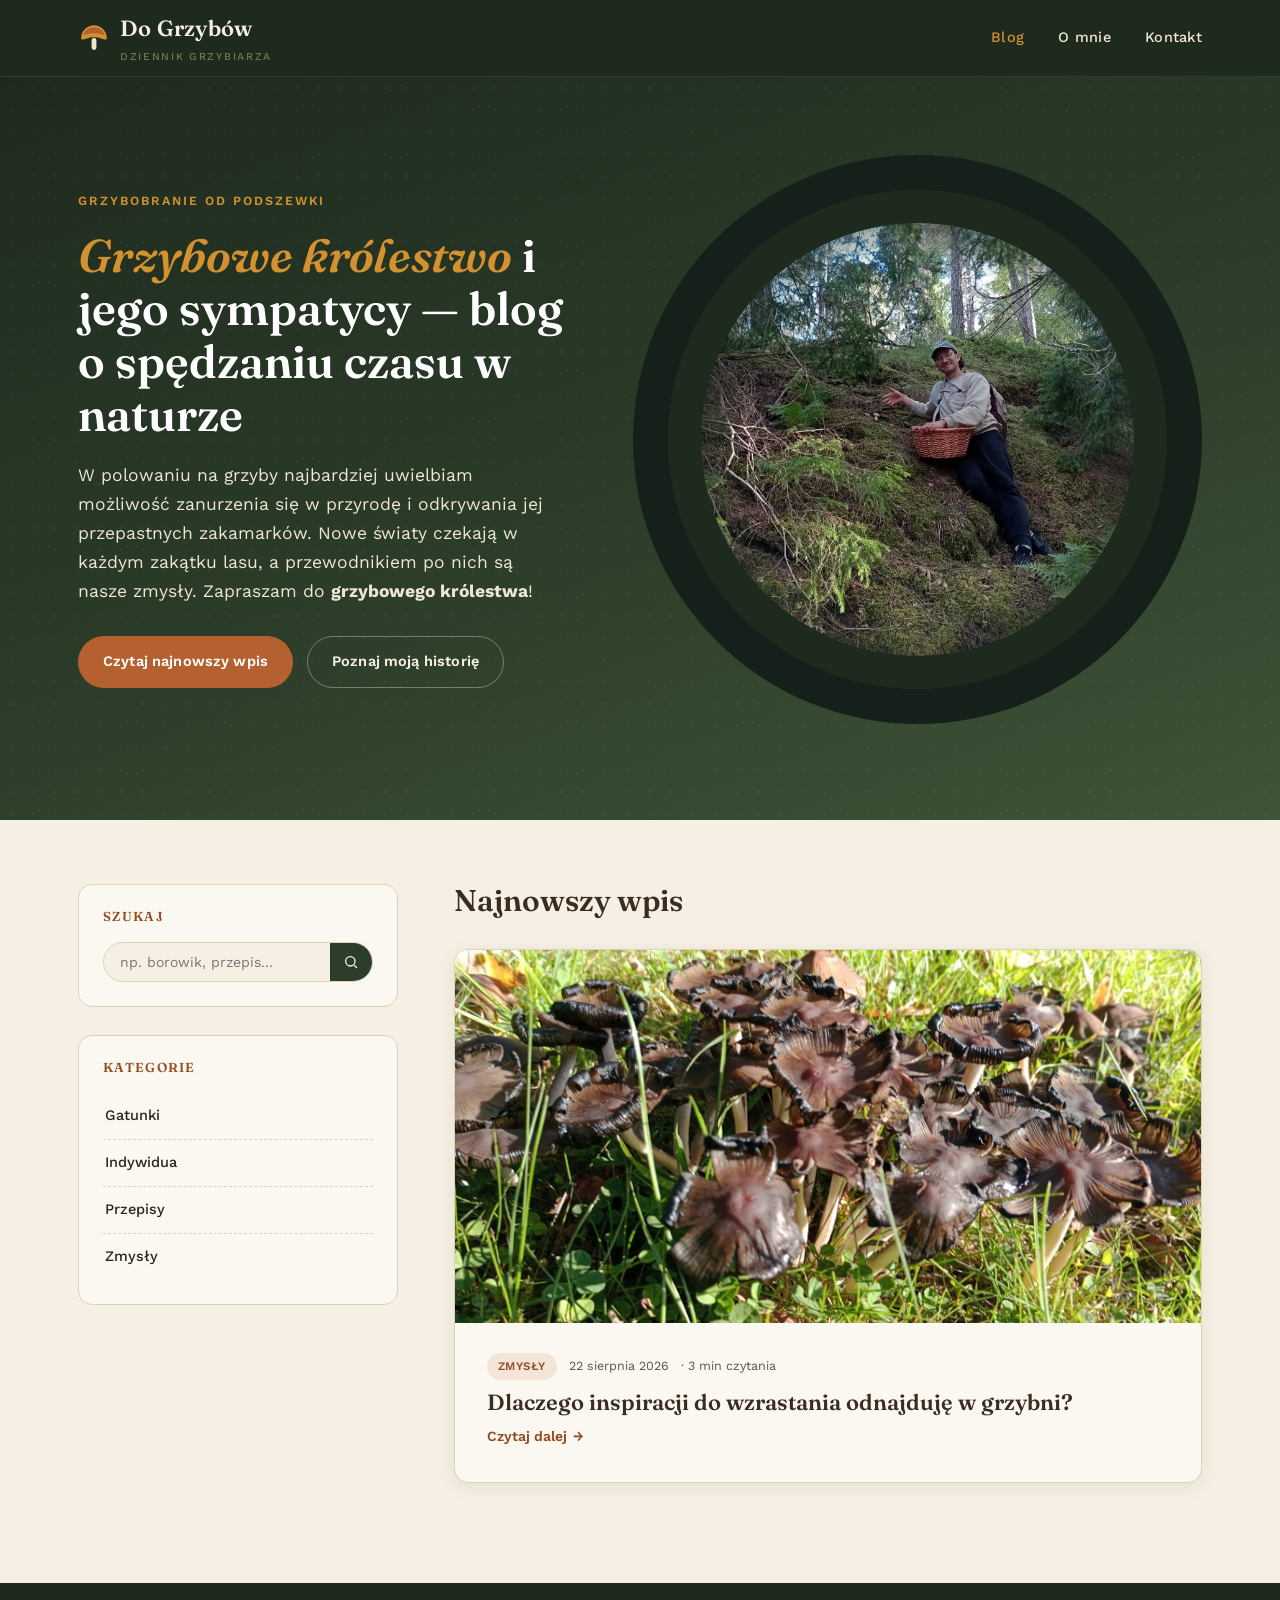
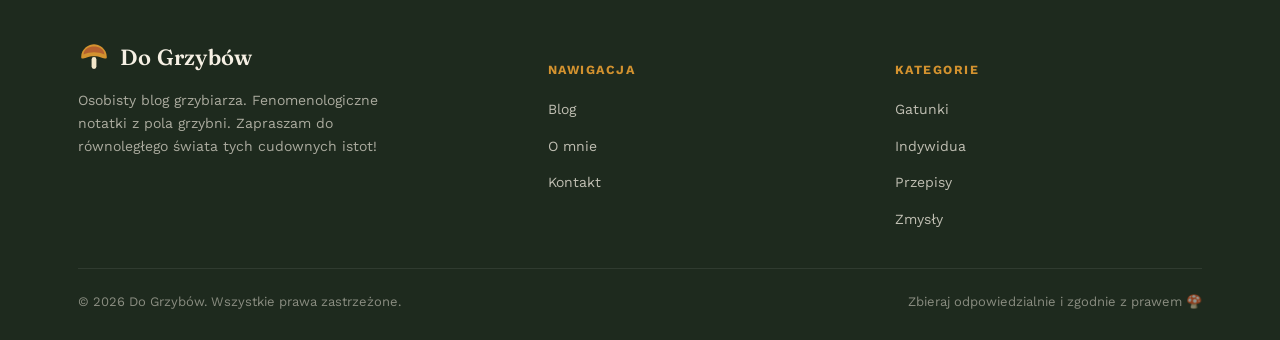
<file: index.html>
<!DOCTYPE html>
<html lang="pl">
<head>
<meta charset="UTF-8">
<meta name="viewport" content="width=device-width, initial-scale=1.0">
<title>Do Grzybów — blog o grzybobraniu</title>
<meta name="description" content="Blog o grzybobraniu: gatunki, miejsca, przepisy i praktyczne porady dla początkujących i doświadczonych grzybiarzy.">
<link rel="icon" href="data:image/svg+xml,<svg xmlns=%22http://www.w3.org/2000/svg%22 viewBox=%220 0 100 100%22><text y=%22.9em%22 font-size=%2290%22>🍄</text></svg>">
<link rel="preconnect" href="https://fonts.googleapis.com">
<link rel="preconnect" href="https://fonts.gstatic.com" crossorigin>
<link href="https://fonts.googleapis.com/css2?family=Fraunces:wght@500;600;700&family=Work+Sans:wght@400;500;600;700&display=swap" rel="stylesheet">
<link rel="stylesheet" href="css/style.css">
</head>
<body>

<header class="site-header">
  <div class="container">
    <a href="index.html" class="logo">
      <svg viewBox="0 0 40 40" fill="none" xmlns="http://www.w3.org/2000/svg">
        <rect x="17" y="20" width="6" height="15" rx="3" fill="#f2e6c9"/>
        <path d="M4 20C4 9 14 4 20 4C26 4 36 9 36 20C36 25 30 19 20 19C10 19 4 25 4 20Z" fill="#d3922f"/>
        <path d="M7 17C7 10 14 7 20 7C26 7 33 10 33 17C25 13 15 13 7 17Z" fill="#b5602f"/>
      </svg>
      <span>Do Grzybów<span class="sub">Dziennik grzybiarza</span></span>
    </a>
    <nav class="main-nav">
      <a href="index.html" class="active">Blog</a>
      <a href="o-mnie.html">O mnie</a>
      <a href="kontakt.html">Kontakt</a>
    </nav>
    <button class="nav-toggle" aria-label="Menu" aria-expanded="false">
      <span></span><span></span><span></span>
    </button>
  </div>
</header>

<section class="hero">
  <div class="container">
    <div class="hero-copy">
      <span class="hero-eyebrow">Grzybobranie od podszewki</span>
      <h1><em>Grzybowe królestwo</em> i jego sympatycy — blog o spędzaniu czasu w naturze</h1>
      <p class="lede">W polowaniu na grzyby najbardziej uwielbiam możliwość zanurzenia się w przyrodę i odkrywania jej przepastnych zakamarków. Nowe światy czekają w każdym zakątku lasu, a przewodnikiem po nich są nasze zmysły. Zapraszam do <strong>grzybowego królestwa</strong>!</p>
      <div class="hero-actions">
        <a href="#najnowsze" class="btn btn-primary">Czytaj najnowszy wpis</a>
        <a href="o-mnie.html" class="btn btn-ghost">Poznaj moją historię</a>
      </div>
    </div>
    <div class="hero-art">
      <img src="images/hero-grzybiarz.jpg" alt="Autor bloga z koszykiem podczas grzybobrania na mchu w lesie">
    </div>
  </div>
</section>

<main class="page-body">
  <div class="container">
    <div class="layout">

      <section id="najnowsze">
        <div class="section-heading">
          <h2>Najnowszy wpis</h2>
          <span class="count" data-empty-state style="display:none;">Brak wyników dla podanej frazy.</span>
        </div>

        <div class="post-list">

          <article class="post-card" data-post-card data-search="grzybnia inspiracja wzrastanie zmysły filozofia">
            <a href="posts/inspiracja-w-grzybni.html" class="thumb">
              <img src="images/thumb-grzybnia.jpg" alt="Kępka grzybów w trawie — widoczny fragment życia grzybni">
            </a>
            <div class="body">
              <div class="post-meta">
                <span class="tag">Zmysły</span>
                <span>22 sierpnia 2026</span>
                <span>· 3 min czytania</span>
              </div>
              <h3><a href="posts/inspiracja-w-grzybni.html">Dlaczego inspiracji do wzrastania odnajduję w grzybni?</a></h3>
              <a href="posts/inspiracja-w-grzybni.html" class="read-more">Czytaj dalej <span class="arrow">→</span></a>
            </div>
          </article>

        </div>
      </section>

      <aside class="sidebar">

        <div class="widget">
          <h4>Szukaj</h4>
          <form class="search-box" data-search-form>
            <input type="text" placeholder="np. borowik, przepis...">
            <button type="submit" aria-label="Szukaj">
              <svg width="16" height="16" viewBox="0 0 24 24" fill="none" stroke="currentColor" stroke-width="2"><circle cx="11" cy="11" r="7"/><line x1="21" y1="21" x2="16.65" y2="16.65"/></svg>
            </button>
          </form>
        </div>

        <div class="widget">
          <h4>Kategorie</h4>
          <ul class="cat-list">
            <li><a href="index.html">Gatunki</a></li>
            <li><a href="index.html">Indywidua</a></li>
            <li><a href="index.html">Przepisy</a></li>
            <li><a href="index.html">Zmysły</a></li>
          </ul>
        </div>

      </aside>
    </div>
  </div>
</main>

<footer class="site-footer">
  <div class="container">
    <div class="footer-grid">
      <div>
        <a href="index.html" class="logo">
          <svg viewBox="0 0 40 40" fill="none" xmlns="http://www.w3.org/2000/svg">
            <rect x="17" y="20" width="6" height="15" rx="3" fill="#f2e6c9"/>
            <path d="M4 20C4 9 14 4 20 4C26 4 36 9 36 20C36 25 30 19 20 19C10 19 4 25 4 20Z" fill="#d3922f"/>
            <path d="M7 17C7 10 14 7 20 7C26 7 33 10 33 17C25 13 15 13 7 17Z" fill="#b5602f"/>
          </svg>
          <span>Do Grzybów</span>
        </a>
        <p>Osobisty blog grzybiarza. Fenomenologiczne notatki z pola grzybni. Zapraszam do równoległego świata tych cudownych istot!</p>
      </div>
      <div class="footer-col">
        <h5>Nawigacja</h5>
        <ul>
          <li><a href="index.html">Blog</a></li>
          <li><a href="o-mnie.html">O mnie</a></li>
          <li><a href="kontakt.html">Kontakt</a></li>
        </ul>
      </div>
      <div class="footer-col">
        <h5>Kategorie</h5>
        <ul>
          <li><a href="index.html">Gatunki</a></li>
          <li><a href="index.html">Indywidua</a></li>
          <li><a href="index.html">Przepisy</a></li>
          <li><a href="index.html">Zmysły</a></li>
        </ul>
      </div>
    </div>
    <div class="footer-bottom">
      <span>© 2026 Do Grzybów. Wszystkie prawa zastrzeżone.</span>
      <span>Zbieraj odpowiedzialnie i zgodnie z prawem 🍄</span>
    </div>
  </div>
</footer>

<script src="js/main.js"></script>
</body>
</html>
</file>
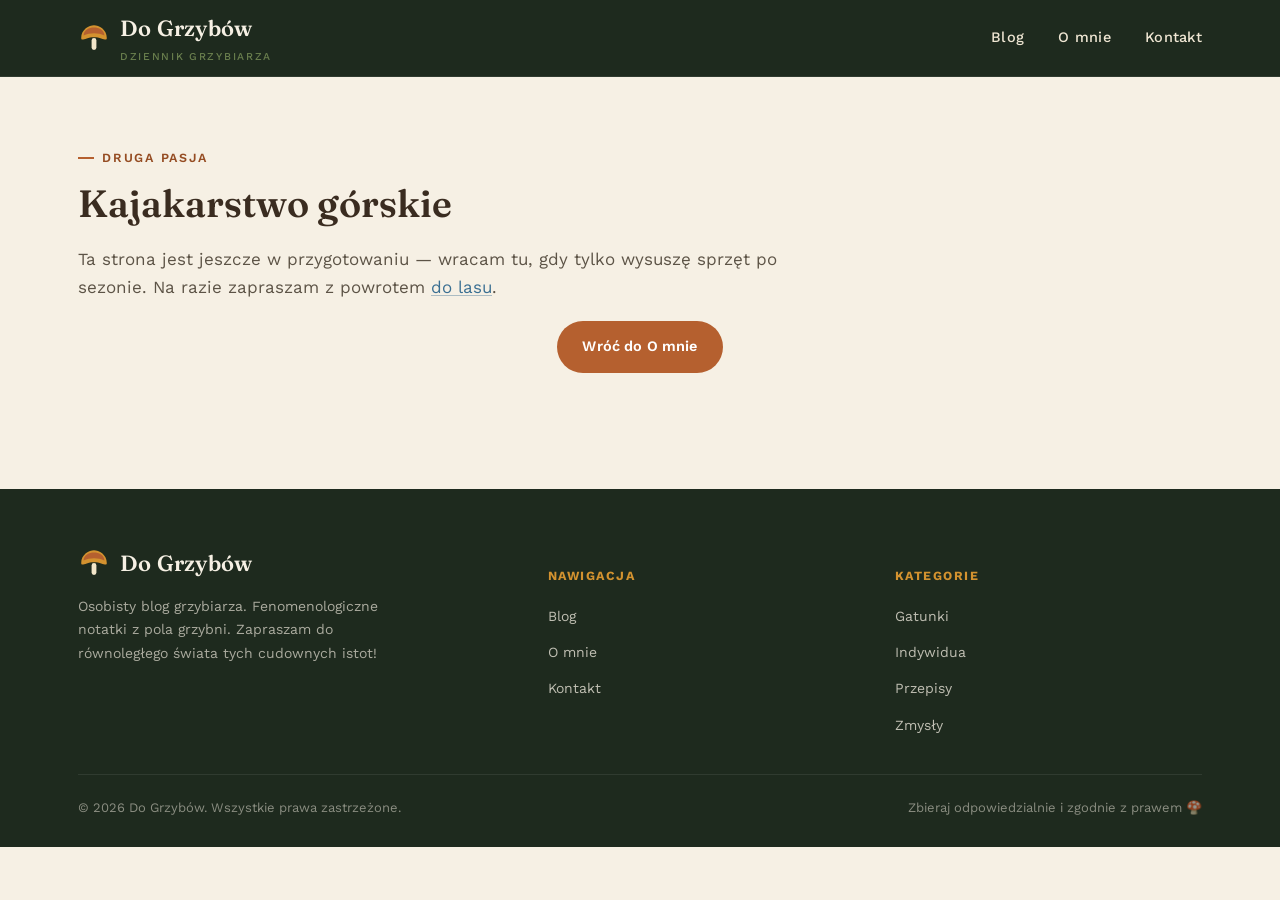
<file: kajakarstwo-gorskie.html>
<!DOCTYPE html>
<html lang="pl">
<head>
<meta charset="UTF-8">
<meta name="viewport" content="width=device-width, initial-scale=1.0">
<title>Kajakarstwo górskie — Do Grzybów</title>
<meta name="description" content="Druga pasja autora bloga Do Grzybów — kajakarstwo górskie. Strona w przygotowaniu.">
<link rel="icon" href="data:image/svg+xml,<svg xmlns=%22http://www.w3.org/2000/svg%22 viewBox=%220 0 100 100%22><text y=%22.9em%22 font-size=%2290%22>🍄</text></svg>">
<link rel="preconnect" href="https://fonts.googleapis.com">
<link rel="preconnect" href="https://fonts.gstatic.com" crossorigin>
<link href="https://fonts.googleapis.com/css2?family=Fraunces:wght@500;600;700&family=Work+Sans:wght@400;500;600;700&display=swap" rel="stylesheet">
<link rel="stylesheet" href="css/style.css">
</head>
<body>

<header class="site-header">
  <div class="container">
    <a href="index.html" class="logo">
      <svg viewBox="0 0 40 40" fill="none" xmlns="http://www.w3.org/2000/svg">
        <rect x="17" y="20" width="6" height="15" rx="3" fill="#f2e6c9"/>
        <path d="M4 20C4 9 14 4 20 4C26 4 36 9 36 20C36 25 30 19 20 19C10 19 4 25 4 20Z" fill="#d3922f"/>
        <path d="M7 17C7 10 14 7 20 7C26 7 33 10 33 17C25 13 15 13 7 17Z" fill="#b5602f"/>
      </svg>
      <span>Do Grzybów<span class="sub">Dziennik grzybiarza</span></span>
    </a>
    <nav class="main-nav">
      <a href="index.html">Blog</a>
      <a href="o-mnie.html">O mnie</a>
      <a href="kontakt.html">Kontakt</a>
    </nav>
    <button class="nav-toggle" aria-label="Menu" aria-expanded="false">
      <span></span><span></span><span></span>
    </button>
  </div>
</header>

<main class="page-body">
  <div class="container">
    <div class="page-intro">
      <span class="eyebrow">Druga pasja</span>
      <h1 style="margin-top:14px;">Kajakarstwo górskie</h1>
      <p class="lede">Ta strona jest jeszcze w przygotowaniu — wracam tu, gdy tylko wysuszę sprzęt po sezonie. Na razie zapraszam z powrotem <a href="o-mnie.html">do lasu</a>.</p>
    </div>

    <p style="text-align:center; margin-top:20px;">
      <a href="o-mnie.html" class="btn btn-primary">Wróć do O mnie</a>
    </p>
  </div>
</main>

<footer class="site-footer">
  <div class="container">
    <div class="footer-grid">
      <div>
        <a href="index.html" class="logo">
          <svg viewBox="0 0 40 40" fill="none" xmlns="http://www.w3.org/2000/svg">
            <rect x="17" y="20" width="6" height="15" rx="3" fill="#f2e6c9"/>
            <path d="M4 20C4 9 14 4 20 4C26 4 36 9 36 20C36 25 30 19 20 19C10 19 4 25 4 20Z" fill="#d3922f"/>
            <path d="M7 17C7 10 14 7 20 7C26 7 33 10 33 17C25 13 15 13 7 17Z" fill="#b5602f"/>
          </svg>
          <span>Do Grzybów</span>
        </a>
        <p>Osobisty blog grzybiarza. Fenomenologiczne notatki z pola grzybni. Zapraszam do równoległego świata tych cudownych istot!</p>
      </div>
      <div class="footer-col">
        <h5>Nawigacja</h5>
        <ul>
          <li><a href="index.html">Blog</a></li>
          <li><a href="o-mnie.html">O mnie</a></li>
          <li><a href="kontakt.html">Kontakt</a></li>
        </ul>
      </div>
      <div class="footer-col">
        <h5>Kategorie</h5>
        <ul>
          <li><a href="index.html">Gatunki</a></li>
          <li><a href="index.html">Indywidua</a></li>
          <li><a href="index.html">Przepisy</a></li>
          <li><a href="index.html">Zmysły</a></li>
        </ul>
      </div>
    </div>
    <div class="footer-bottom">
      <span>© 2026 Do Grzybów. Wszystkie prawa zastrzeżone.</span>
      <span>Zbieraj odpowiedzialnie i zgodnie z prawem 🍄</span>
    </div>
  </div>
</footer>

<script src="js/main.js"></script>
</body>
</html>
</file>
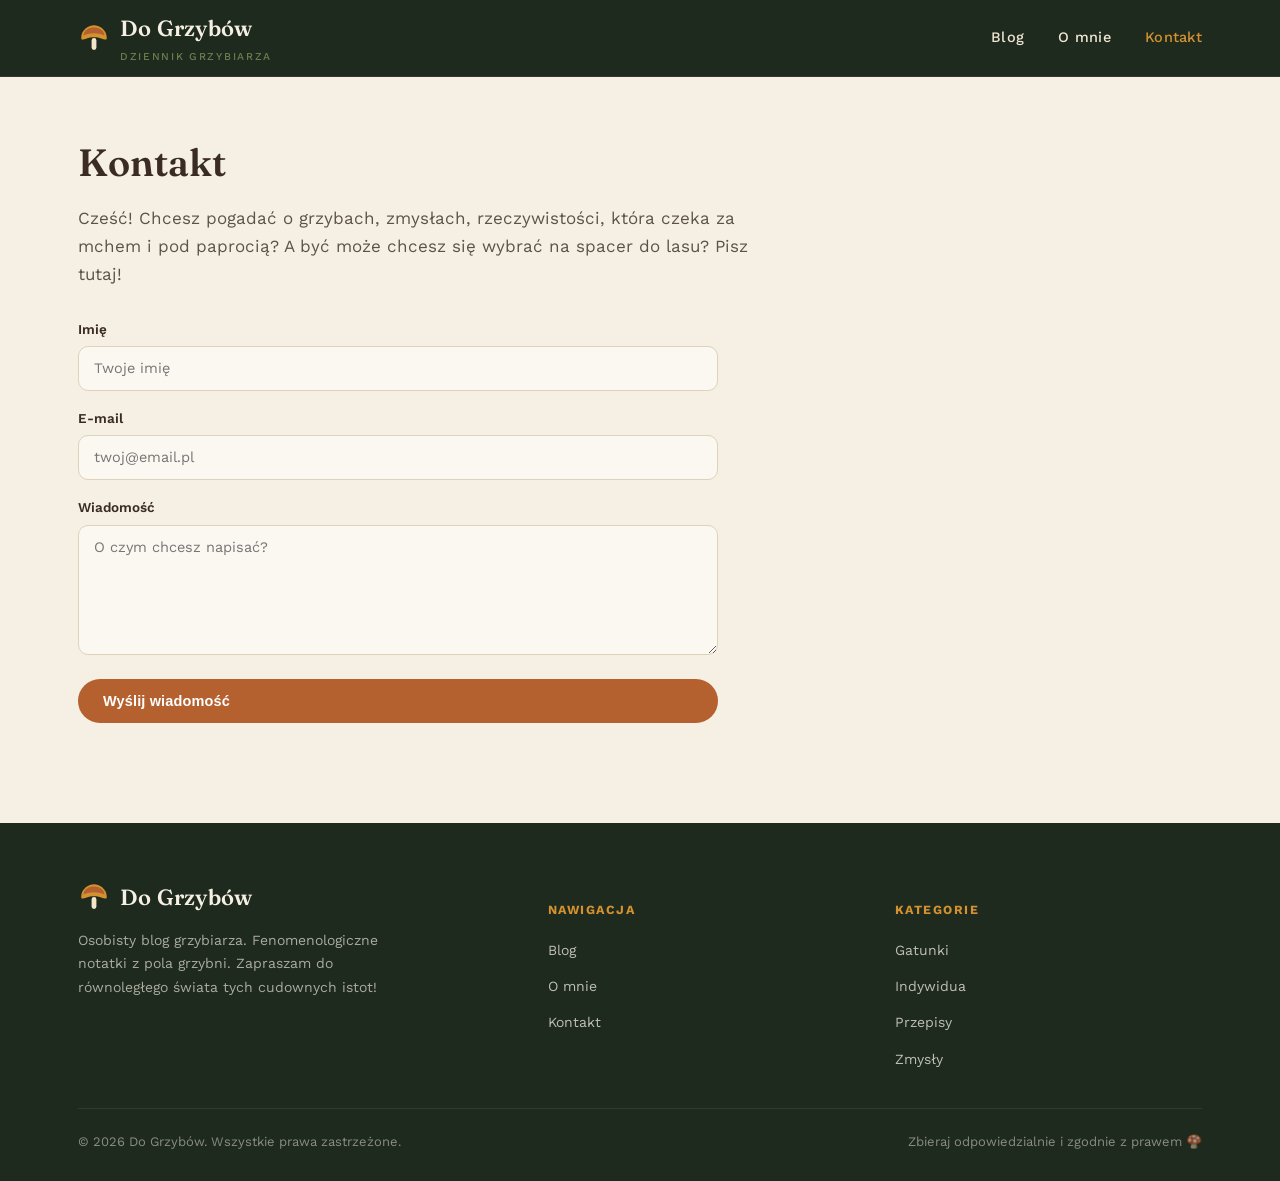
<file: kontakt.html>
<!DOCTYPE html>
<html lang="pl">
<head>
<meta charset="UTF-8">
<meta name="viewport" content="width=device-width, initial-scale=1.0">
<title>Kontakt — Do Grzybów</title>
<meta name="description" content="Napisz do Maksa — podziel się swoją miejscówką, pytaniem o gatunek albo historią z lasu.">
<link rel="icon" href="data:image/svg+xml,<svg xmlns=%22http://www.w3.org/2000/svg%22 viewBox=%220 0 100 100%22><text y=%22.9em%22 font-size=%2290%22>🍄</text></svg>">
<link rel="preconnect" href="https://fonts.googleapis.com">
<link rel="preconnect" href="https://fonts.gstatic.com" crossorigin>
<link href="https://fonts.googleapis.com/css2?family=Fraunces:wght@500;600;700&family=Work+Sans:wght@400;500;600;700&display=swap" rel="stylesheet">
<link rel="stylesheet" href="css/style.css">
</head>
<body>

<header class="site-header">
  <div class="container">
    <a href="index.html" class="logo">
      <svg viewBox="0 0 40 40" fill="none" xmlns="http://www.w3.org/2000/svg">
        <rect x="17" y="20" width="6" height="15" rx="3" fill="#f2e6c9"/>
        <path d="M4 20C4 9 14 4 20 4C26 4 36 9 36 20C36 25 30 19 20 19C10 19 4 25 4 20Z" fill="#d3922f"/>
        <path d="M7 17C7 10 14 7 20 7C26 7 33 10 33 17C25 13 15 13 7 17Z" fill="#b5602f"/>
      </svg>
      <span>Do Grzybów<span class="sub">Dziennik grzybiarza</span></span>
    </a>
    <nav class="main-nav">
      <a href="index.html">Blog</a>
      <a href="o-mnie.html">O mnie</a>
      <a href="kontakt.html" class="active">Kontakt</a>
    </nav>
    <button class="nav-toggle" aria-label="Menu" aria-expanded="false">
      <span></span><span></span><span></span>
    </button>
  </div>
</header>

<main class="page-body">
  <div class="container">

    <div class="page-intro">
      <h1>Kontakt</h1>
      <p class="lede">Cześć! Chcesz pogadać o grzybach, zmysłach, rzeczywistości, która czeka za mchem i pod paprocią? A być może chcesz się wybrać na spacer do lasu? Pisz tutaj!</p>
    </div>

    <section class="contact-grid">
      <form class="contact-form">
        <div>
          <label for="imie">Imię</label>
          <input type="text" id="imie" name="imie" placeholder="Twoje imię" required>
        </div>
        <div>
          <label for="email">E-mail</label>
          <input type="email" id="email" name="email" placeholder="twoj@email.pl" required>
        </div>
        <div>
          <label for="wiadomosc">Wiadomość</label>
          <textarea id="wiadomosc" name="wiadomosc" placeholder="O czym chcesz napisać?" required></textarea>
        </div>
        <button class="btn btn-primary" type="submit">Wyślij wiadomość</button>
      </form>
    </section>

  </div>
</main>

<footer class="site-footer">
  <div class="container">
    <div class="footer-grid">
      <div>
        <a href="index.html" class="logo">
          <svg viewBox="0 0 40 40" fill="none" xmlns="http://www.w3.org/2000/svg">
            <rect x="17" y="20" width="6" height="15" rx="3" fill="#f2e6c9"/>
            <path d="M4 20C4 9 14 4 20 4C26 4 36 9 36 20C36 25 30 19 20 19C10 19 4 25 4 20Z" fill="#d3922f"/>
            <path d="M7 17C7 10 14 7 20 7C26 7 33 10 33 17C25 13 15 13 7 17Z" fill="#b5602f"/>
          </svg>
          <span>Do Grzybów</span>
        </a>
        <p>Osobisty blog grzybiarza. Fenomenologiczne notatki z pola grzybni. Zapraszam do równoległego świata tych cudownych istot!</p>
      </div>
      <div class="footer-col">
        <h5>Nawigacja</h5>
        <ul>
          <li><a href="index.html">Blog</a></li>
          <li><a href="o-mnie.html">O mnie</a></li>
          <li><a href="kontakt.html">Kontakt</a></li>
        </ul>
      </div>
      <div class="footer-col">
        <h5>Kategorie</h5>
        <ul>
          <li><a href="index.html">Gatunki</a></li>
          <li><a href="index.html">Indywidua</a></li>
          <li><a href="index.html">Przepisy</a></li>
          <li><a href="index.html">Zmysły</a></li>
        </ul>
      </div>
    </div>
    <div class="footer-bottom">
      <span>© 2026 Do Grzybów. Wszystkie prawa zastrzeżone.</span>
      <span>Zbieraj odpowiedzialnie i zgodnie z prawem 🍄</span>
    </div>
  </div>
</footer>

<script src="js/main.js"></script>
</body>
</html>
</file>
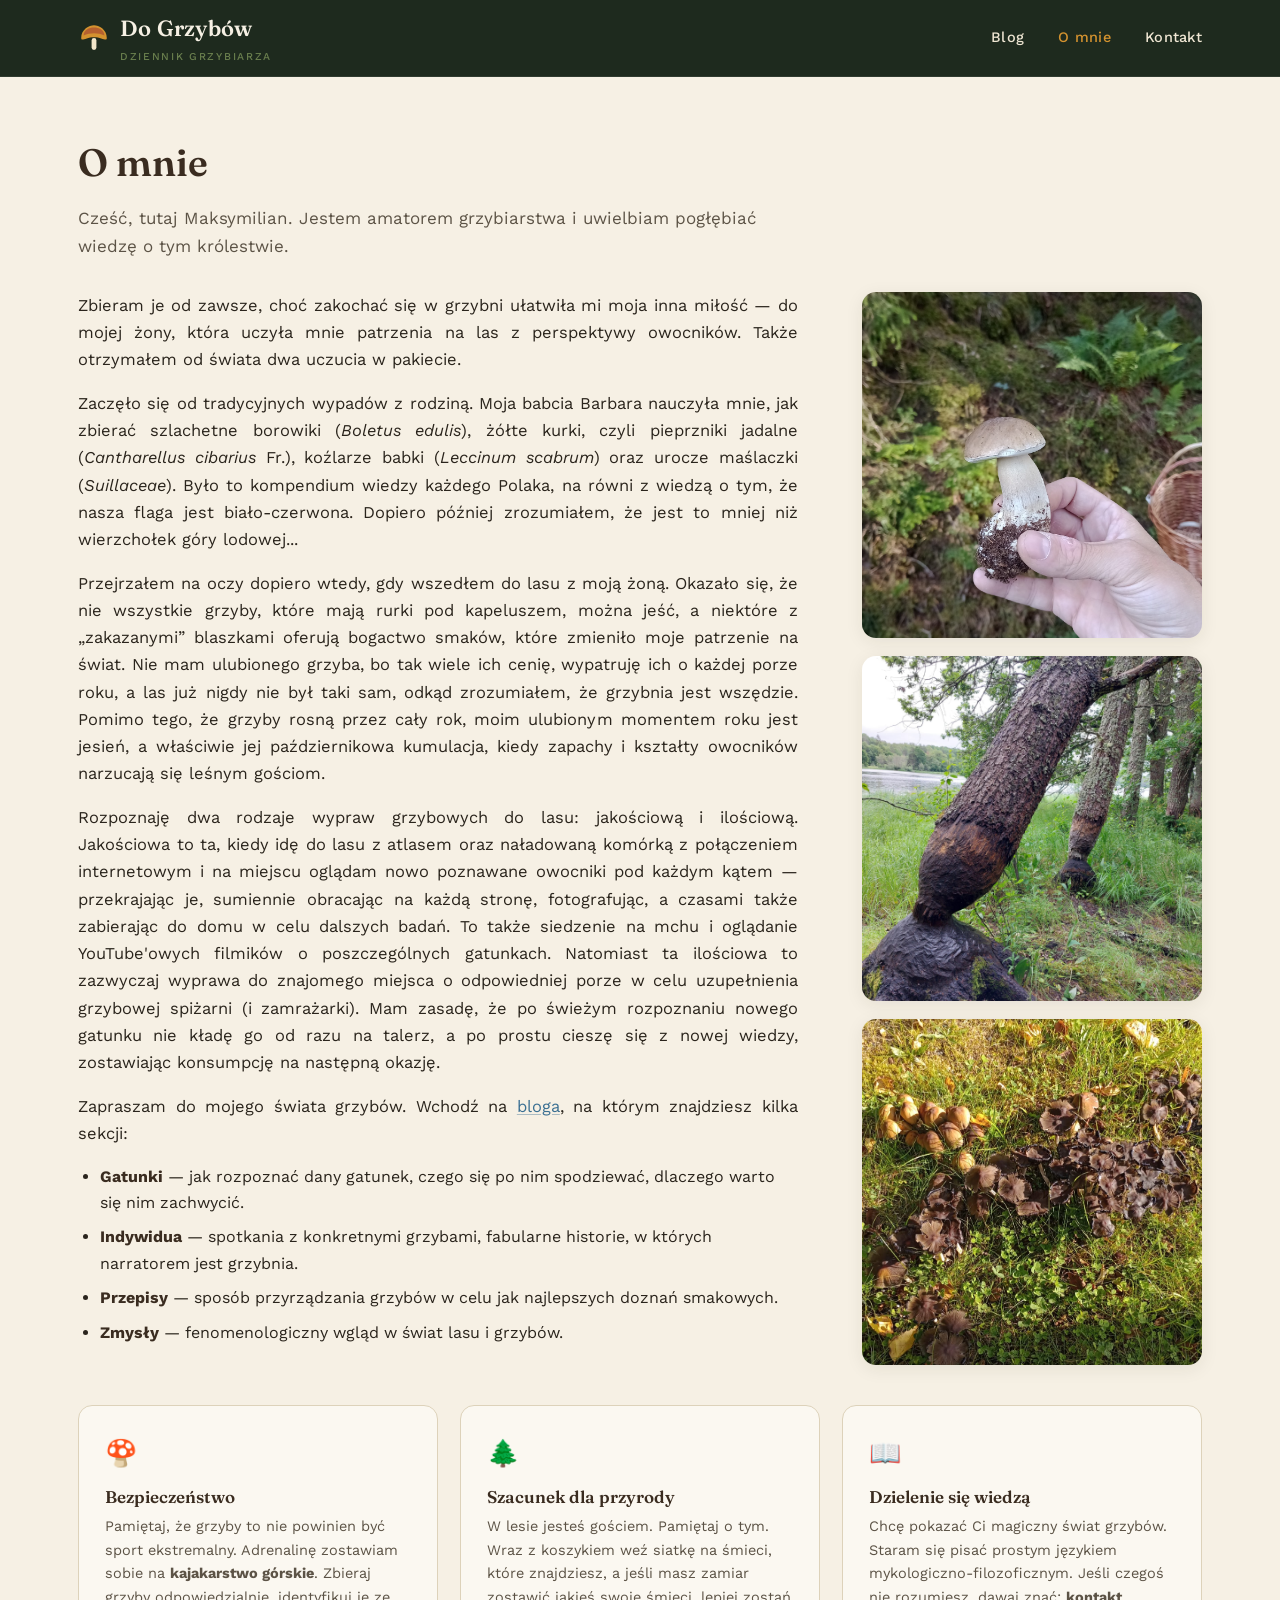
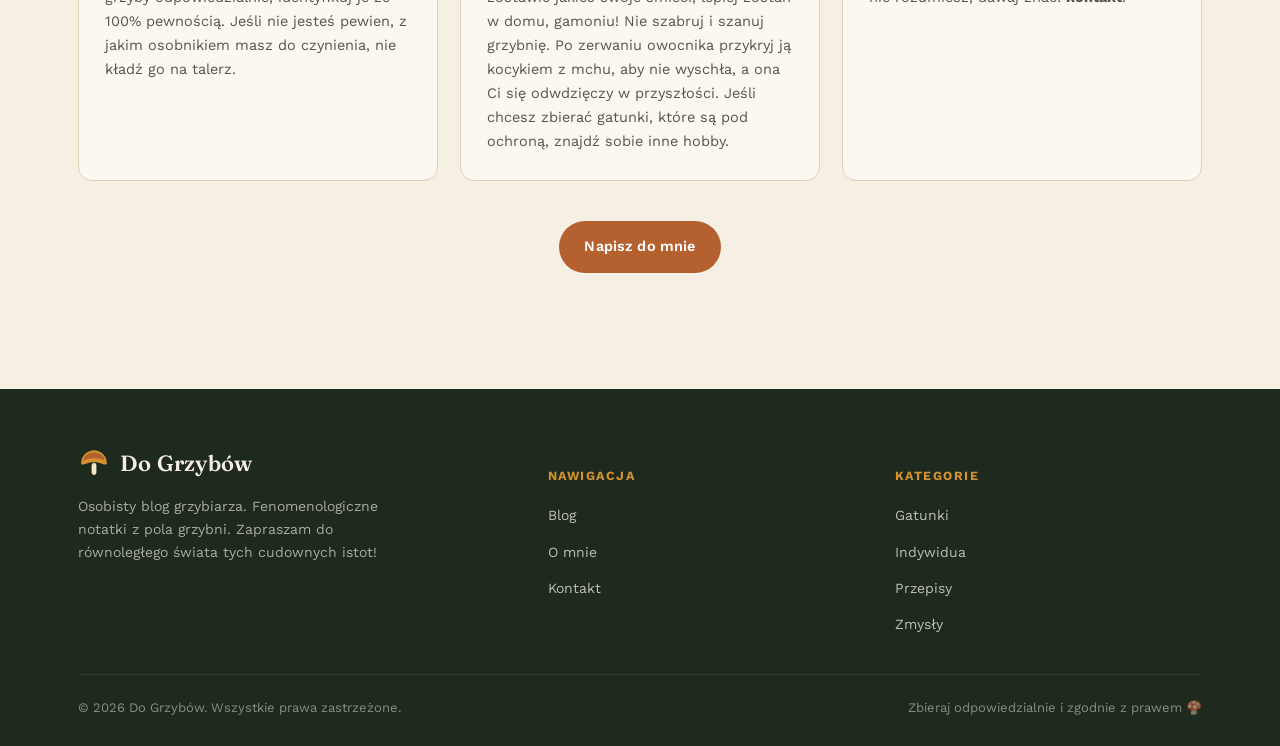
<file: o-mnie.html>
<!DOCTYPE html>
<html lang="pl">
<head>
<meta charset="UTF-8">
<meta name="viewport" content="width=device-width, initial-scale=1.0">
<title>O mnie — Do Grzybów</title>
<meta name="description" content="Poznaj Maksa — autora bloga Do Grzybów, grzybiarza-samouka od dziesięciu sezonów chodzącego po polskich lasach.">
<link rel="icon" href="data:image/svg+xml,<svg xmlns=%22http://www.w3.org/2000/svg%22 viewBox=%220 0 100 100%22><text y=%22.9em%22 font-size=%2290%22>🍄</text></svg>">
<link rel="preconnect" href="https://fonts.googleapis.com">
<link rel="preconnect" href="https://fonts.gstatic.com" crossorigin>
<link href="https://fonts.googleapis.com/css2?family=Fraunces:wght@500;600;700&family=Work+Sans:wght@400;500;600;700&display=swap" rel="stylesheet">
<link rel="stylesheet" href="css/style.css">
</head>
<body>

<header class="site-header">
  <div class="container">
    <a href="index.html" class="logo">
      <svg viewBox="0 0 40 40" fill="none" xmlns="http://www.w3.org/2000/svg">
        <rect x="17" y="20" width="6" height="15" rx="3" fill="#f2e6c9"/>
        <path d="M4 20C4 9 14 4 20 4C26 4 36 9 36 20C36 25 30 19 20 19C10 19 4 25 4 20Z" fill="#d3922f"/>
        <path d="M7 17C7 10 14 7 20 7C26 7 33 10 33 17C25 13 15 13 7 17Z" fill="#b5602f"/>
      </svg>
      <span>Do Grzybów<span class="sub">Dziennik grzybiarza</span></span>
    </a>
    <nav class="main-nav">
      <a href="index.html">Blog</a>
      <a href="o-mnie.html" class="active">O mnie</a>
      <a href="kontakt.html">Kontakt</a>
    </nav>
    <button class="nav-toggle" aria-label="Menu" aria-expanded="false">
      <span></span><span></span><span></span>
    </button>
  </div>
</header>

<main class="page-body">
  <div class="container">

    <div class="page-intro">
      <h1>O mnie</h1>
      <p class="lede">Cześć, tutaj Maksymilian. Jestem amatorem grzybiarstwa i uwielbiam pogłębiać wiedzę o tym królestwie.</p>
    </div>

    <section class="about-grid">
      <article class="post-content about-text">
      <p>Zbieram je od zawsze, choć zakochać się w grzybni ułatwiła mi moja inna miłość — do mojej żony, która uczyła mnie patrzenia na las z perspektywy owocników. Także otrzymałem od świata dwa uczucia w pakiecie.</p>

      <p>Zaczęło się od tradycyjnych wypadów z rodziną. Moja babcia Barbara nauczyła mnie, jak zbierać szlachetne borowiki (<em>Boletus edulis</em>), żółte kurki, czyli pieprzniki jadalne (<em>Cantharellus cibarius</em> Fr.), koźlarze babki (<em>Leccinum scabrum</em>) oraz urocze maślaczki (<em>Suillaceae</em>). Było to kompendium wiedzy każdego Polaka, na równi z wiedzą o tym, że nasza flaga jest biało-czerwona. Dopiero później zrozumiałem, że jest to mniej niż wierzchołek góry lodowej...</p>

      <p>Przejrzałem na oczy dopiero wtedy, gdy wszedłem do lasu z moją żoną. Okazało się, że nie wszystkie grzyby, które mają rurki pod kapeluszem, można jeść, a niektóre z „zakazanymi” blaszkami oferują bogactwo smaków, które zmieniło moje patrzenie na świat. Nie mam ulubionego grzyba, bo tak wiele ich cenię, wypatruję ich o każdej porze roku, a las już nigdy nie był taki sam, odkąd zrozumiałem, że grzybnia jest wszędzie. Pomimo tego, że grzyby rosną przez cały rok, moim ulubionym momentem roku jest jesień, a właściwie jej październikowa kumulacja, kiedy zapachy i kształty owocników narzucają się leśnym gościom.</p>

      <p>Rozpoznaję dwa rodzaje wypraw grzybowych do lasu: jakościową i ilościową. Jakościowa to ta, kiedy idę do lasu z atlasem oraz naładowaną komórką z połączeniem internetowym i na miejscu oglądam nowo poznawane owocniki pod każdym kątem — przekrajając je, sumiennie obracając na każdą stronę, fotografując, a czasami także zabierając do domu w celu dalszych badań. To także siedzenie na mchu i oglądanie YouTube'owych filmików o poszczególnych gatunkach. Natomiast ta ilościowa to zazwyczaj wyprawa do znajomego miejsca o odpowiedniej porze w celu uzupełnienia grzybowej spiżarni (i zamrażarki). Mam zasadę, że po świeżym rozpoznaniu nowego gatunku nie kładę go od razu na talerz, a po prostu cieszę się z nowej wiedzy, zostawiając konsumpcję na następną okazję.</p>

      <p>Zapraszam do mojego świata grzybów. Wchodź na <a href="index.html">bloga</a>, na którym znajdziesz kilka sekcji:</p>

      <ul>
        <li><strong>Gatunki</strong> — jak rozpoznać dany gatunek, czego się po nim spodziewać, dlaczego warto się nim zachwycić.</li>
        <li><strong>Indywidua</strong> — spotkania z konkretnymi grzybami, fabularne historie, w których narratorem jest grzybnia.</li>
        <li><strong>Przepisy</strong> — sposób przyrządzania grzybów w celu jak najlepszych doznań smakowych.</li>
        <li><strong>Zmysły</strong> — fenomenologiczny wgląd w świat lasu i grzybów.</li>
      </ul>
      </article>

      <div class="art">
        <img src="images/about-bg.jpg" alt="Borowik trzymany w dłoni podczas grzybobrania">
        <img src="images/about-side-2.jpg" alt="Drzewo nadgryzione przez bobra nad jeziorem">
        <img src="images/about-side-3.jpg" alt="Grzyby rosnące w skupiskach, widok z góry">
      </div>
    </section>

    <section class="value-grid">
      <div class="value-card">
        <span class="icon">🍄</span>
        <h4>Bezpieczeństwo</h4>
        <p>Pamiętaj, że grzyby to nie powinien być sport ekstremalny. Adrenalinę zostawiam sobie na <a href="kajakarstwo-gorskie.html">kajakarstwo górskie</a>. Zbieraj grzyby odpowiedzialnie, identyfikuj je ze 100% pewnością. Jeśli nie jesteś pewien, z jakim osobnikiem masz do czynienia, nie kładź go na talerz.</p>
      </div>
      <div class="value-card">
        <span class="icon">🌲</span>
        <h4>Szacunek dla przyrody</h4>
        <p>W lesie jesteś gościem. Pamiętaj o tym. Wraz z koszykiem weź siatkę na śmieci, które znajdziesz, a jeśli masz zamiar zostawić jakieś swoje śmieci, lepiej zostań w domu, gamoniu! Nie szabruj i szanuj grzybnię. Po zerwaniu owocnika przykryj ją kocykiem z mchu, aby nie wyschła, a ona Ci się odwdzięczy w przyszłości. Jeśli chcesz zbierać gatunki, które są pod ochroną, znajdź sobie inne hobby.</p>
      </div>
      <div class="value-card">
        <span class="icon">📖</span>
        <h4>Dzielenie się wiedzą</h4>
        <p>Chcę pokazać Ci magiczny świat grzybów. Staram się pisać prostym językiem mykologiczno-filozoficznym. Jeśli czegoś nie rozumiesz, dawaj znać: <a href="kontakt.html">kontakt</a>.</p>
      </div>
    </section>

    <p style="text-align:center; margin-top:20px;">
      <a href="kontakt.html" class="btn btn-primary">Napisz do mnie</a>
    </p>

  </div>
</main>

<footer class="site-footer">
  <div class="container">
    <div class="footer-grid">
      <div>
        <a href="index.html" class="logo">
          <svg viewBox="0 0 40 40" fill="none" xmlns="http://www.w3.org/2000/svg">
            <rect x="17" y="20" width="6" height="15" rx="3" fill="#f2e6c9"/>
            <path d="M4 20C4 9 14 4 20 4C26 4 36 9 36 20C36 25 30 19 20 19C10 19 4 25 4 20Z" fill="#d3922f"/>
            <path d="M7 17C7 10 14 7 20 7C26 7 33 10 33 17C25 13 15 13 7 17Z" fill="#b5602f"/>
          </svg>
          <span>Do Grzybów</span>
        </a>
        <p>Osobisty blog grzybiarza. Fenomenologiczne notatki z pola grzybni. Zapraszam do równoległego świata tych cudownych istot!</p>
      </div>
      <div class="footer-col">
        <h5>Nawigacja</h5>
        <ul>
          <li><a href="index.html">Blog</a></li>
          <li><a href="o-mnie.html">O mnie</a></li>
          <li><a href="kontakt.html">Kontakt</a></li>
        </ul>
      </div>
      <div class="footer-col">
        <h5>Kategorie</h5>
        <ul>
          <li><a href="index.html">Gatunki</a></li>
          <li><a href="index.html">Indywidua</a></li>
          <li><a href="index.html">Przepisy</a></li>
          <li><a href="index.html">Zmysły</a></li>
        </ul>
      </div>
    </div>
    <div class="footer-bottom">
      <span>© 2026 Do Grzybów. Wszystkie prawa zastrzeżone.</span>
      <span>Zbieraj odpowiedzialnie i zgodnie z prawem 🍄</span>
    </div>
  </div>
</footer>

<script src="js/main.js"></script>
</body>
</html>
</file>
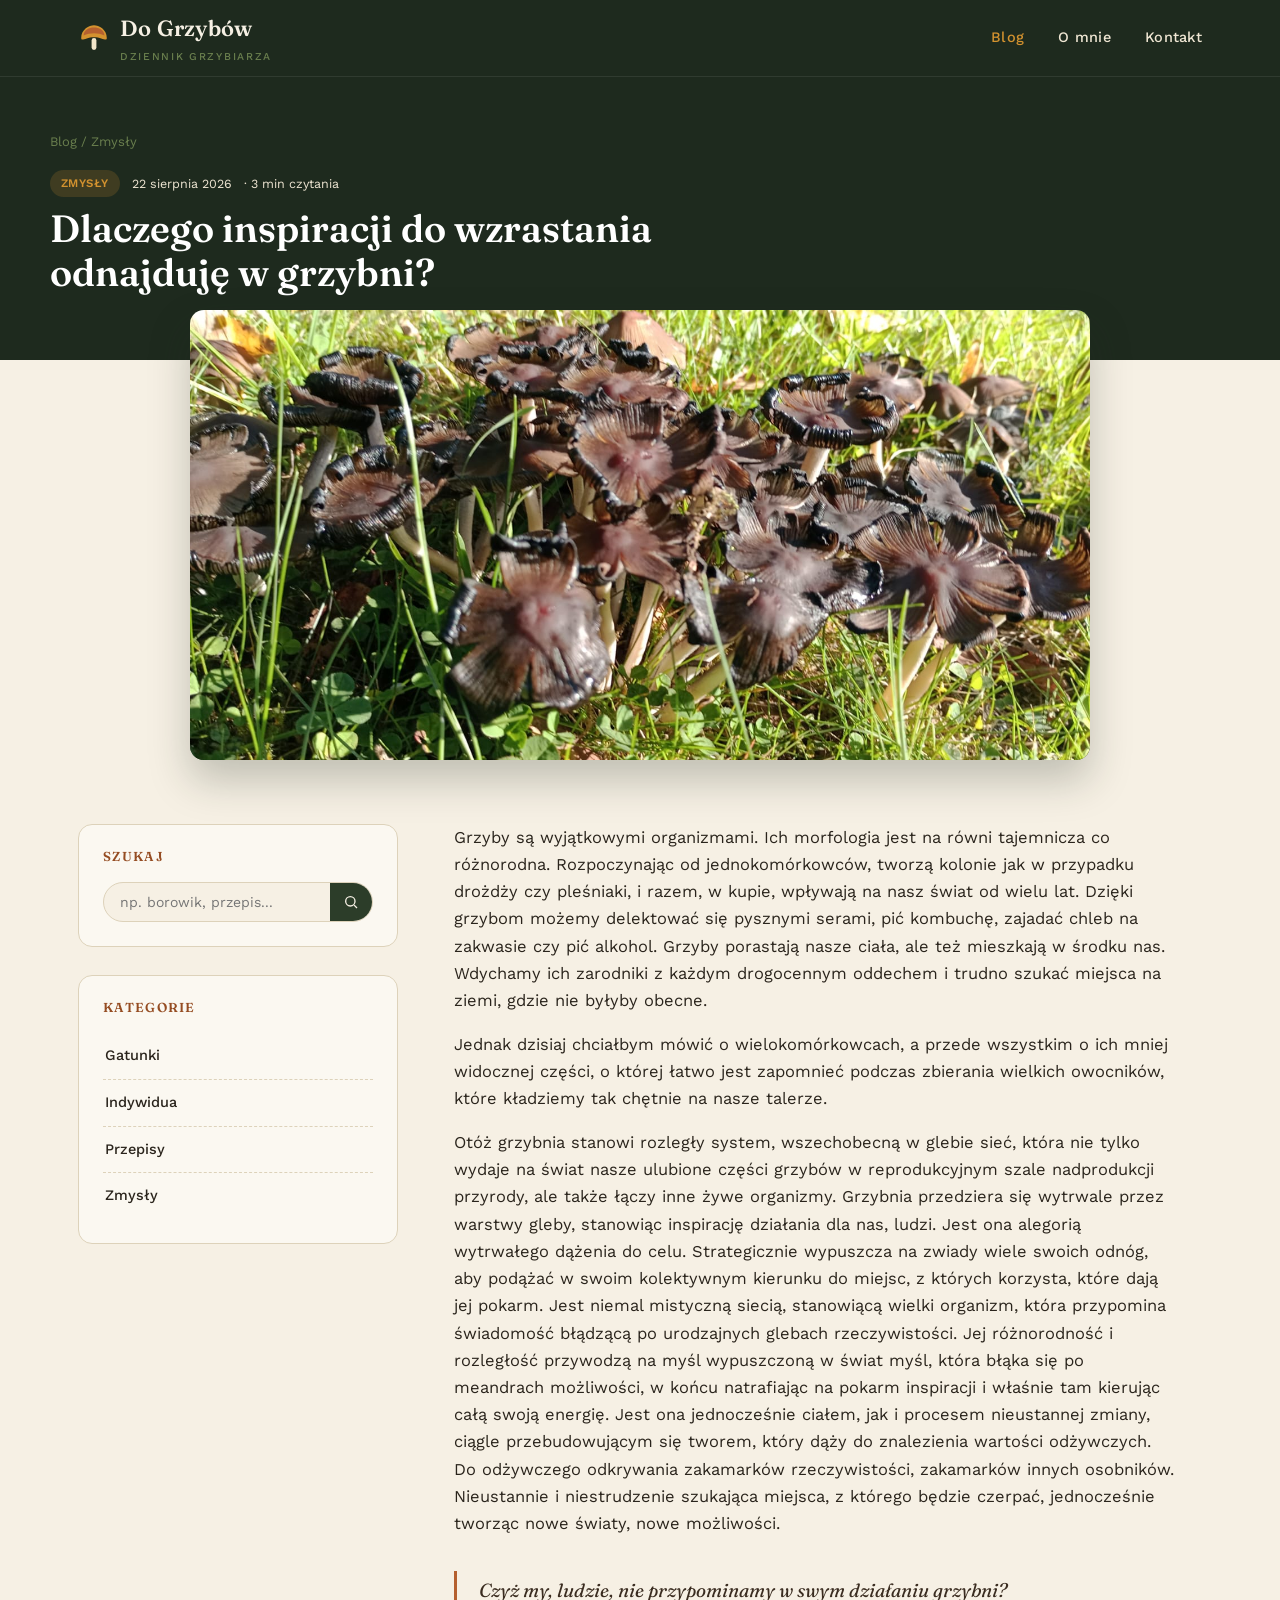
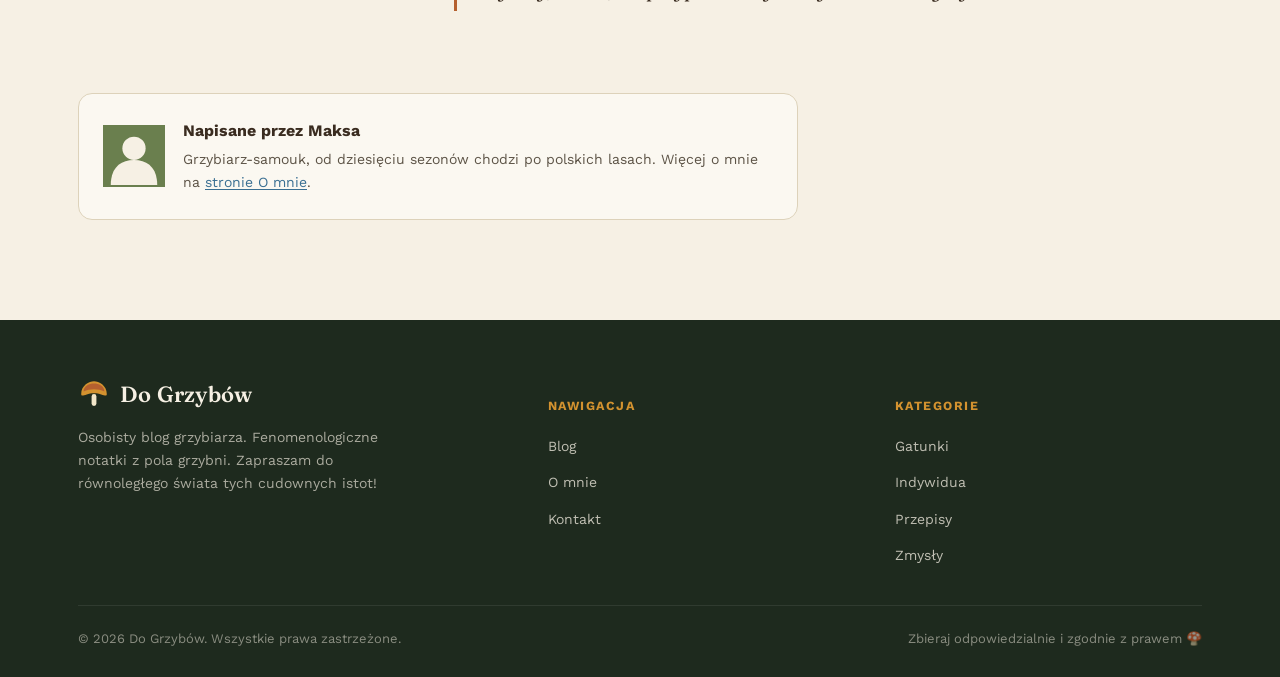
<file: posts/inspiracja-w-grzybni.html>
<!DOCTYPE html>
<html lang="pl">
<head>
<meta charset="UTF-8">
<meta name="viewport" content="width=device-width, initial-scale=1.0">
<title>Dlaczego inspirację do wzrastania odnajduję w grzybni? — Do Grzybów</title>
<meta name="description" content="Fenomenologiczna refleksja o grzybni jako alegorii ludzkiego dążenia — rozległej sieci, która nieustannie szuka, łączy i tworzy nowe możliwości.">
<link rel="icon" href="data:image/svg+xml,<svg xmlns=%22http://www.w3.org/2000/svg%22 viewBox=%220 0 100 100%22><text y=%22.9em%22 font-size=%2290%22>🍄</text></svg>">
<link rel="preconnect" href="https://fonts.googleapis.com">
<link rel="preconnect" href="https://fonts.gstatic.com" crossorigin>
<link href="https://fonts.googleapis.com/css2?family=Fraunces:wght@500;600;700&family=Work+Sans:wght@400;500;600;700&display=swap" rel="stylesheet">
<link rel="stylesheet" href="../css/style.css">
</head>
<body>

<header class="site-header">
  <div class="container">
    <a href="../index.html" class="logo">
      <svg viewBox="0 0 40 40" fill="none" xmlns="http://www.w3.org/2000/svg">
        <rect x="17" y="20" width="6" height="15" rx="3" fill="#f2e6c9"/>
        <path d="M4 20C4 9 14 4 20 4C26 4 36 9 36 20C36 25 30 19 20 19C10 19 4 25 4 20Z" fill="#d3922f"/>
        <path d="M7 17C7 10 14 7 20 7C26 7 33 10 33 17C25 13 15 13 7 17Z" fill="#b5602f"/>
      </svg>
      <span>Do Grzybów<span class="sub">Dziennik grzybiarza</span></span>
    </a>
    <nav class="main-nav">
      <a href="../index.html" class="active">Blog</a>
      <a href="../o-mnie.html">O mnie</a>
      <a href="../kontakt.html">Kontakt</a>
    </nav>
    <button class="nav-toggle" aria-label="Menu" aria-expanded="false"><span></span><span></span><span></span></button>
  </div>
</header>

<section class="post-hero">
  <div class="container">
    <div class="breadcrumb"><a href="../index.html">Blog</a> / Zmysły</div>
    <div class="post-meta">
      <span class="tag">Zmysły</span>
      <span>22 sierpnia 2026</span>
      <span>· 3 min czytania</span>
    </div>
    <h1>Dlaczego inspiracji do wzrastania odnajduję w grzybni?</h1>
  </div>
</section>

<div class="post-cover">
  <div class="frame"><img src="../images/thumb-grzybnia.jpg" alt="Kępka grzybów w trawie — widoczny fragment życia grzybni"></div>
</div>

<main class="page-body">
  <div class="container">
    <div class="layout">

      <article class="post-content">
        <p>Grzyby są wyjątkowymi organizmami. Ich morfologia jest na równi tajemnicza co różnorodna. Rozpoczynając od jednokomórkowców, tworzą kolonie jak w przypadku drożdży czy pleśniaki, i razem, w kupie, wpływają na nasz świat od wielu lat. Dzięki grzybom możemy delektować się pysznymi serami, pić kombuchę, zajadać chleb na zakwasie czy pić alkohol. Grzyby porastają nasze ciała, ale też mieszkają w środku nas. Wdychamy ich zarodniki z każdym drogocennym oddechem i trudno szukać miejsca na ziemi, gdzie nie byłyby obecne.</p>

        <p>Jednak dzisiaj chciałbym mówić o wielokomórkowcach, a przede wszystkim o ich mniej widocznej części, o której łatwo jest zapomnieć podczas zbierania wielkich owocników, które kładziemy tak chętnie na nasze talerze.</p>

        <p>Otóż grzybnia stanowi rozległy system, wszechobecną w glebie sieć, która nie tylko wydaje na świat nasze ulubione części grzybów w reprodukcyjnym szale nadprodukcji przyrody, ale także łączy inne żywe organizmy. Grzybnia przedziera się wytrwale przez warstwy gleby, stanowiąc inspirację działania dla nas, ludzi. Jest ona alegorią wytrwałego dążenia do celu. Strategicznie wypuszcza na zwiady wiele swoich odnóg, aby podążać w swoim kolektywnym kierunku do miejsc, z których korzysta, które dają jej pokarm. Jest niemal mistyczną siecią, stanowiącą wielki organizm, która przypomina świadomość błądzącą po urodzajnych glebach rzeczywistości. Jej różnorodność i rozległość przywodzą na myśl wypuszczoną w świat myśl, która błąka się po meandrach możliwości, w końcu natrafiając na pokarm inspiracji i właśnie tam kierując całą swoją energię. Jest ona jednocześnie ciałem, jak i procesem nieustannej zmiany, ciągle przebudowującym się tworem, który dąży do znalezienia wartości odżywczych. Do odżywczego odkrywania zakamarków rzeczywistości, zakamarków innych osobników. Nieustannie i niestrudzenie szukająca miejsca, z którego będzie czerpać, jednocześnie tworząc nowe światy, nowe możliwości.</p>

        <blockquote>Czyż my, ludzie, nie przypominamy w swym działaniu grzybni?</blockquote>
      </article>

      <aside class="sidebar">
        <div class="widget">
          <h4>Szukaj</h4>
          <form class="search-box" action="../index.html">
            <input type="text" placeholder="np. borowik, przepis...">
            <button type="submit" aria-label="Szukaj">
              <svg width="16" height="16" viewBox="0 0 24 24" fill="none" stroke="currentColor" stroke-width="2"><circle cx="11" cy="11" r="7"/><line x1="21" y1="21" x2="16.65" y2="16.65"/></svg>
            </button>
          </form>
        </div>

        <div class="widget">
          <h4>Kategorie</h4>
          <ul class="cat-list">
            <li><a href="../index.html">Gatunki</a></li>
            <li><a href="../index.html">Indywidua</a></li>
            <li><a href="../index.html">Przepisy</a></li>
            <li><a href="../index.html">Zmysły</a></li>
          </ul>
        </div>
      </aside>
    </div>

    <div class="author-box">
      <div class="avatar"><img src="../images/avatar.svg" alt="Awatar autora"></div>
      <div>
        <h5>Napisane przez Maksa</h5>
        <p>Grzybiarz-samouk, od dziesięciu sezonów chodzi po polskich lasach. Więcej o mnie na <a href="../o-mnie.html" style="text-decoration:underline;">stronie O mnie</a>.</p>
      </div>
    </div>

  </div>
</main>

<footer class="site-footer">
  <div class="container">
    <div class="footer-grid">
      <div>
        <a href="../index.html" class="logo">
          <svg viewBox="0 0 40 40" fill="none" xmlns="http://www.w3.org/2000/svg">
            <rect x="17" y="20" width="6" height="15" rx="3" fill="#f2e6c9"/>
            <path d="M4 20C4 9 14 4 20 4C26 4 36 9 36 20C36 25 30 19 20 19C10 19 4 25 4 20Z" fill="#d3922f"/>
            <path d="M7 17C7 10 14 7 20 7C26 7 33 10 33 17C25 13 15 13 7 17Z" fill="#b5602f"/>
          </svg>
          <span>Do Grzybów</span>
        </a>
        <p>Osobisty blog grzybiarza. Fenomenologiczne notatki z pola grzybni. Zapraszam do równoległego świata tych cudownych istot!</p>
      </div>
      <div class="footer-col">
        <h5>Nawigacja</h5>
        <ul><li><a href="../index.html">Blog</a></li><li><a href="../o-mnie.html">O mnie</a></li><li><a href="../kontakt.html">Kontakt</a></li></ul>
      </div>
      <div class="footer-col">
        <h5>Kategorie</h5>
        <ul>
          <li><a href="../index.html">Gatunki</a></li>
          <li><a href="../index.html">Indywidua</a></li>
          <li><a href="../index.html">Przepisy</a></li>
          <li><a href="../index.html">Zmysły</a></li>
        </ul>
      </div>
    </div>
    <div class="footer-bottom">
      <span>© 2026 Do Grzybów. Wszystkie prawa zastrzeżone.</span>
      <span>Zbieraj odpowiedzialnie i zgodnie z prawem 🍄</span>
    </div>
  </div>
</footer>

<script src="../js/main.js"></script>
</body>
</html>
</file>
<file: css/style.css>
/* ==========================================================================
   Do Grzybów — blog o grzybobraniu
   ========================================================================== */

:root {
  --forest-dark: #1e2a1e;
  --forest: #2c3d29;
  --forest-mid: #3f5438;
  --moss: #6a7f4e;
  --cream: #f6f0e4;
  --cream-2: #efe6d3;
  --paper: #fbf8f1;
  --brown: #5b4330;
  --brown-dark: #3a2c20;
  --rust: #b5602f;
  --rust-dark: #954c22;
  --mustard: #d3922f;
  --ink: #2a241c;
  --ink-soft: #5c5346;
  --line: #ddd2ba;
  --link: #3a6f92;
  --link-hover: #2a5570;

  --font-display: "Fraunces", Georgia, "Times New Roman", serif;
  --font-body: "Work Sans", -apple-system, BlinkMacSystemFont, "Segoe UI", sans-serif;

  --radius: 14px;
  --shadow-card: 0 4px 18px rgba(42, 36, 28, 0.08);
  --shadow-card-hover: 0 10px 28px rgba(42, 36, 28, 0.14);
}

* { box-sizing: border-box; }

html { scroll-behavior: smooth; }

body {
  margin: 0;
  background: var(--cream);
  color: var(--ink);
  font-family: var(--font-body);
  font-size: 16px;
  line-height: 1.65;
  -webkit-font-smoothing: antialiased;
}

img { max-width: 100%; display: block; }

a { color: inherit; text-decoration: none; }

.container {
  max-width: 1180px;
  margin: 0 auto;
  padding: 0 28px;
}

h1, h2, h3, h4 {
  font-family: var(--font-display);
  color: var(--brown-dark);
  line-height: 1.15;
  margin: 0 0 0.5em;
  font-weight: 600;
}

p { margin: 0 0 1em; }

.eyebrow {
  display: inline-flex;
  align-items: center;
  gap: 8px;
  font-size: 12.5px;
  letter-spacing: 0.14em;
  text-transform: uppercase;
  font-weight: 600;
  color: var(--rust-dark);
}

.eyebrow::before {
  content: "";
  width: 16px;
  height: 2px;
  background: var(--rust);
  display: inline-block;
}

/* ---------------- Header ---------------- */

.site-header {
  position: sticky;
  top: 0;
  z-index: 50;
  background: var(--forest-dark);
  border-bottom: 1px solid rgba(255, 255, 255, 0.08);
}

.site-header .container {
  display: flex;
  align-items: center;
  justify-content: space-between;
  height: 76px;
}

.logo {
  display: flex;
  align-items: center;
  gap: 10px;
  color: var(--cream);
  font-family: var(--font-display);
  font-size: 22px;
  font-weight: 600;
  letter-spacing: 0.01em;
}

.logo svg { width: 32px; height: 32px; flex-shrink: 0; }

.logo .sub {
  display: block;
  font-family: var(--font-body);
  font-size: 10.5px;
  letter-spacing: 0.16em;
  text-transform: uppercase;
  font-weight: 500;
  color: var(--moss);
  margin-top: 2px;
}

.main-nav { display: flex; align-items: center; gap: 34px; }

.main-nav a {
  color: var(--cream-2);
  font-size: 14.5px;
  font-weight: 500;
  letter-spacing: 0.02em;
  position: relative;
  padding: 6px 0;
  transition: color 0.2s ease;
}

.main-nav a:hover { color: #fff; }

.main-nav a.active { color: var(--mustard); }

.nav-toggle {
  display: none;
  background: none;
  border: none;
  cursor: pointer;
  padding: 8px;
}

.nav-toggle span {
  display: block;
  width: 24px;
  height: 2px;
  background: var(--cream);
  margin: 5px 0;
  transition: 0.2s;
}

/* ---------------- Hero ---------------- */

.hero {
  position: relative;
  background: linear-gradient(160deg, var(--forest-dark) 0%, var(--forest) 55%, var(--forest-mid) 100%);
  color: var(--cream);
  overflow: hidden;
}

.hero .container {
  position: relative;
  z-index: 2;
  padding-top: 78px;
  padding-bottom: 96px;
  display: grid;
  grid-template-columns: 0.95fr 1.05fr;
  gap: 40px;
  align-items: center;
}

.hero-eyebrow {
  color: var(--mustard);
  font-size: 12.5px;
  letter-spacing: 0.16em;
  text-transform: uppercase;
  font-weight: 600;
  margin-bottom: 18px;
  display: block;
}

.hero h1 {
  color: #fff;
  font-size: 46px;
  margin-bottom: 20px;
  max-width: 560px;
}

.hero h1 em {
  font-style: italic;
  color: var(--mustard);
}

.hero p.lede {
  color: var(--cream-2);
  font-size: 17.5px;
  max-width: 480px;
  margin-bottom: 30px;
}

.hero-actions { display: flex; gap: 14px; flex-wrap: wrap; }

.hero-art {
  position: relative;
  width: 100%;
  max-width: 600px;
  aspect-ratio: 1 / 1;
  margin: 0 auto;
  display: flex;
  align-items: center;
  justify-content: center;
}
.hero-art svg { width: 100%; height: auto; max-width: 420px; margin: 0 auto; display: block; }

.hero-art::before {
  content: "";
  position: absolute;
  inset: 0;
  border-radius: 50%;
  background: repeating-radial-gradient(
    circle at center,
    #a8bd88 0,
    #a8bd88 9%,
    #7c9463 9%,
    #7c9463 18%,
    #5c7448 18%,
    #5c7448 27%,
    #435a34 27%,
    #435a34 36%,
    #2c3d29 36%,
    #2c3d29 48%,
    #1e2a1e 48%,
    #1e2a1e 62%,
    #16201a 62%,
    #16201a 100%
  );
}

.hero-art img {
  position: relative;
  z-index: 1;
  width: 76%;
  aspect-ratio: 1 / 1;
  object-fit: cover;
  border-radius: 50%;
  display: block;
  -webkit-mask-image: radial-gradient(circle, #000 58%, transparent 88%);
  mask-image: radial-gradient(circle, #000 58%, transparent 88%);
}

.hero::after {
  content: "";
  position: absolute;
  inset: 0;
  background-image: radial-gradient(circle, rgba(246, 240, 228, 0.10) 1px, transparent 1px);
  background-size: 22px 22px;
  opacity: 0.5;
  pointer-events: none;
}

/* ---------------- Buttons ---------------- */

.btn {
  display: inline-flex;
  align-items: center;
  gap: 8px;
  padding: 13px 24px;
  border-radius: 999px;
  font-weight: 600;
  font-size: 14.5px;
  letter-spacing: 0.01em;
  cursor: pointer;
  border: 1px solid transparent;
  transition: transform 0.15s ease, box-shadow 0.15s ease, background 0.15s ease;
}

.btn:hover { transform: translateY(-2px); }

.btn-primary {
  background: var(--rust);
  color: #fff;
}
.btn-primary:hover { background: var(--rust-dark); box-shadow: 0 8px 20px rgba(181, 96, 47, 0.35); }

.btn-ghost {
  background: transparent;
  color: var(--cream);
  border-color: rgba(246, 240, 228, 0.35);
}
.btn-ghost:hover { border-color: var(--cream); }

.btn-small {
  padding: 9px 16px;
  font-size: 13px;
}

/* ---------------- Layout: content + sidebar ---------------- */

.page-body {
  padding: 64px 0 100px;
}

.layout {
  display: grid;
  grid-template-columns: 320px minmax(0, 1fr);
  gap: 56px;
  align-items: start;
}

.layout .sidebar { order: -1; }

.section-heading {
  display: flex;
  align-items: baseline;
  justify-content: space-between;
  margin-bottom: 30px;
  gap: 20px;
  flex-wrap: wrap;
}

.section-heading h2 { font-size: 30px; margin: 0; }

.section-heading .count {
  color: var(--ink-soft);
  font-size: 14px;
}

/* ---------------- Post list / cards ---------------- */

.post-list { display: flex; flex-direction: column; gap: 34px; }

.post-card {
  display: flex;
  flex-direction: column;
  background: var(--paper);
  border-radius: var(--radius);
  overflow: hidden;
  box-shadow: var(--shadow-card);
  transition: box-shadow 0.2s ease, transform 0.2s ease;
  border: 1px solid var(--line);
}

.post-card:hover { box-shadow: var(--shadow-card-hover); transform: translateY(-3px); }

.post-card .thumb {
  background: var(--forest);
  aspect-ratio: 16 / 8;
  overflow: hidden;
}

.post-card .thumb svg, .post-card .thumb img {
  width: 100%;
  height: 100%;
  object-fit: cover;
}

.post-card .body {
  padding: 30px 32px 34px;
  display: flex;
  flex-direction: column;
}

.post-meta {
  display: flex;
  align-items: center;
  gap: 12px;
  font-size: 12.5px;
  color: var(--ink-soft);
  margin-bottom: 10px;
  flex-wrap: wrap;
}

.tag {
  display: inline-block;
  background: rgba(181, 96, 47, 0.12);
  color: var(--rust-dark);
  padding: 4px 11px;
  border-radius: 999px;
  font-weight: 600;
  font-size: 11.5px;
  letter-spacing: 0.04em;
  text-transform: uppercase;
}

.post-card h3 {
  font-size: 22px;
  margin-bottom: 10px;
}

.post-card h3 a:hover { color: var(--rust-dark); }

.post-card .excerpt {
  color: var(--ink-soft);
  font-size: 15px;
  margin-bottom: 14px;
}

.read-more {
  display: inline-flex;
  align-items: center;
  gap: 6px;
  font-weight: 600;
  font-size: 14px;
  color: var(--rust-dark);
}

.read-more .arrow { transition: transform 0.15s ease; }
.post-card:hover .read-more .arrow,
.mini-post:hover .read-more .arrow { transform: translateX(4px); }

.pagination {
  display: flex;
  justify-content: center;
  gap: 10px;
  margin-top: 46px;
}

.pagination a, .pagination span {
  width: 38px;
  height: 38px;
  display: flex;
  align-items: center;
  justify-content: center;
  border-radius: 50%;
  font-size: 14px;
  font-weight: 600;
  color: var(--brown-dark);
  border: 1px solid var(--line);
}

.pagination a:hover { background: var(--forest); color: #fff; border-color: var(--forest); }
.pagination .current { background: var(--rust); color: #fff; border-color: var(--rust); }

/* ---------------- Sidebar ---------------- */

.sidebar { display: flex; flex-direction: column; gap: 28px; }

.widget {
  background: var(--paper);
  border: 1px solid var(--line);
  border-radius: var(--radius);
  padding: 24px;
}

.widget h4 {
  font-size: 13px;
  letter-spacing: 0.1em;
  text-transform: uppercase;
  color: var(--rust-dark);
  margin-bottom: 18px;
}

.search-box {
  display: flex;
  border: 1px solid var(--line);
  border-radius: 999px;
  overflow: hidden;
  background: var(--cream);
}

.search-box input {
  flex: 1;
  border: none;
  background: transparent;
  padding: 11px 16px;
  font-family: var(--font-body);
  font-size: 14px;
  color: var(--ink);
  outline: none;
}

.search-box button {
  border: none;
  background: var(--forest);
  color: var(--cream);
  width: 42px;
  cursor: pointer;
  display: flex;
  align-items: center;
  justify-content: center;
}

.cat-list { list-style: none; margin: 0; padding: 0; }

.cat-list li {
  border-bottom: 1px dashed var(--line);
}
.cat-list li:last-child { border-bottom: none; }

.cat-list a {
  display: flex;
  justify-content: space-between;
  align-items: center;
  padding: 11px 2px;
  font-size: 14.5px;
  font-weight: 500;
  color: var(--ink);
  transition: color 0.15s ease, padding-left 0.15s ease;
}

.cat-list a:hover { color: var(--rust-dark); padding-left: 6px; }

.cat-list a .n {
  font-size: 12px;
  color: var(--ink-soft);
  background: var(--cream-2);
  padding: 2px 8px;
  border-radius: 999px;
}

.mini-post {
  display: flex;
  gap: 14px;
  padding: 14px 0;
  border-bottom: 1px solid var(--line);
}
.mini-post:last-child { border-bottom: none; padding-bottom: 0; }
.mini-post:first-child { padding-top: 0; }

.mini-post .thumb {
  width: 68px;
  height: 68px;
  border-radius: 10px;
  overflow: hidden;
  flex-shrink: 0;
  background: var(--forest);
}
.mini-post .thumb svg, .mini-post .thumb img { width: 100%; height: 100%; object-fit: cover; }

.mini-post .info h5 {
  font-family: var(--font-display);
  font-size: 15px;
  font-weight: 600;
  margin: 0 0 6px;
  color: var(--brown-dark);
  line-height: 1.3;
}

.mini-post .info h5 a:hover { color: var(--rust-dark); }

.mini-post .info .date {
  font-size: 12px;
  color: var(--ink-soft);
}

.widget.about-widget p { font-size: 14.5px; color: var(--ink-soft); }
.about-widget .avatar {
  width: 64px;
  height: 64px;
  border-radius: 50%;
  background: var(--moss);
  margin-bottom: 14px;
}
.about-widget .avatar svg { width: 100%; height: 100%; }

.widget.newsletter {
  background: var(--forest-dark);
  border-color: var(--forest-dark);
}
.widget.newsletter h4 { color: var(--mustard); }
.widget.newsletter p { color: var(--cream-2); font-size: 14px; }
.widget.newsletter .search-box { background: rgba(255,255,255,0.06); border-color: rgba(255,255,255,0.15); }
.widget.newsletter .search-box input { color: var(--cream); }
.widget.newsletter .search-box input::placeholder { color: rgba(246,240,228,0.5); }
.widget.newsletter .search-box button { background: var(--rust); }

.social-row { display: flex; gap: 10px; }
.social-row a {
  width: 38px;
  height: 38px;
  border-radius: 50%;
  border: 1px solid var(--line);
  display: flex;
  align-items: center;
  justify-content: center;
  transition: background 0.15s ease, border-color 0.15s ease;
}
.social-row a:hover { background: var(--forest); border-color: var(--forest); color: #fff; }
.social-row svg { width: 17px; height: 17px; }

/* ---------------- Post detail page ---------------- */

.post-hero {
  background: var(--forest-dark);
  color: var(--cream);
}
.post-hero .container { padding: 54px 0 46px; }
.post-hero .breadcrumb {
  font-size: 13px;
  color: var(--moss);
  margin-bottom: 18px;
}
.post-hero .breadcrumb a:hover { color: var(--cream); }
.post-hero h1 { color: #fff; font-size: 38px; max-width: 760px; }
.post-hero .post-meta { color: var(--cream-2); }
.post-hero .tag { background: rgba(211, 146, 47, 0.18); color: var(--mustard); }

.post-cover {
  margin-top: -50px;
  position: relative;
  z-index: 3;
}
.post-cover .frame {
  max-width: 900px;
  margin: 0 auto;
  border-radius: var(--radius);
  overflow: hidden;
  box-shadow: 0 20px 40px rgba(30, 42, 30, 0.25);
  aspect-ratio: 16/8;
  background: var(--forest);
}
.post-cover svg, .post-cover img { width: 100%; height: 100%; object-fit: cover; }

.post-content {
  max-width: 720px;
}
.post-content h2 { font-size: 26px; margin-top: 1.6em; }
.post-content h3 { font-size: 20px; margin-top: 1.4em; }
.post-content p { color: var(--ink); font-size: 16.5px; }
.post-content ul, .post-content ol { padding-left: 22px; margin-bottom: 1.2em; }
.post-content li { margin-bottom: 8px; }
.post-content blockquote {
  border-left: 3px solid var(--rust);
  margin: 1.8em 0;
  padding: 4px 0 4px 22px;
  font-family: var(--font-display);
  font-style: italic;
  font-size: 19px;
  color: var(--brown-dark);
}
.post-content strong { color: var(--brown-dark); }

.post-content a,
.lede a,
.author-box p a {
  color: var(--link);
  text-decoration: underline;
  text-decoration-color: rgba(58, 111, 146, 0.4);
  text-underline-offset: 2px;
}
.post-content a:hover,
.lede a:hover,
.author-box p a:hover {
  color: var(--link-hover);
}

.callout {
  background: var(--cream-2);
  border: 1px solid var(--line);
  border-radius: 12px;
  padding: 20px 22px;
  margin: 1.8em 0;
  display: flex;
  gap: 14px;
}
.callout.warn { background: #fbeee2; border-color: #e9c9a8; }
.callout .icon { flex-shrink: 0; font-size: 20px; }
.callout p:last-child { margin-bottom: 0; }
.callout strong { display: block; margin-bottom: 4px; color: var(--brown-dark); }

.author-box {
  display: flex;
  gap: 18px;
  align-items: center;
  background: var(--paper);
  border: 1px solid var(--line);
  border-radius: var(--radius);
  padding: 24px;
  margin-top: 48px;
  max-width: 720px;
}
.author-box .avatar {
  width: 62px;
  height: 62px;
  border-radius: 50%;
  background: var(--moss);
  flex-shrink: 0;
}
.author-box .avatar svg { width: 100%; height: 100%; }
.author-box h5 { margin: 0 0 4px; font-size: 16px; color: var(--brown-dark); }
.author-box p { margin: 0; font-size: 14px; color: var(--ink-soft); }

.post-nav {
  max-width: 720px;
  display: flex;
  justify-content: space-between;
  gap: 20px;
  margin-top: 40px;
  padding-top: 30px;
  border-top: 1px solid var(--line);
}
.post-nav a {
  font-size: 14px;
  font-weight: 600;
  color: var(--brown-dark);
  max-width: 45%;
}
.post-nav a:hover { color: var(--rust-dark); }
.post-nav .dir { display: block; font-size: 11.5px; text-transform: uppercase; letter-spacing: 0.08em; color: var(--ink-soft); margin-bottom: 4px; }
.post-nav .next { text-align: right; margin-left: auto; }

/* ---------------- About / Contact pages ---------------- */

.page-intro { max-width: 700px; margin-bottom: 20px; }
.page-intro h1 { font-size: 38px; }
.page-intro p.lede { font-size: 17px; color: var(--ink-soft); }

.about-grid {
  display: grid;
  grid-template-columns: minmax(0, 1fr) 340px;
  gap: 44px;
  align-items: stretch;
  margin: 32px 0 40px;
}
.about-grid .about-text p { text-align: justify; }
.about-grid .art {
  display: flex;
  flex-direction: column;
  gap: 18px;
}
.about-grid .art img {
  width: 100%;
  flex: 1 1 0;
  min-height: 0;
  object-fit: cover;
  display: block;
  border-radius: var(--radius);
  overflow: hidden;
  box-shadow: var(--shadow-card);
}

.value-grid {
  display: grid;
  grid-template-columns: repeat(3, 1fr);
  gap: 22px;
  margin: 40px 0;
}
.value-card {
  background: var(--paper);
  border: 1px solid var(--line);
  border-radius: var(--radius);
  padding: 26px;
}
.value-card .icon { font-size: 26px; margin-bottom: 12px; display: block; }
.value-card h4 { font-size: 17px; margin-bottom: 8px; text-transform: none; letter-spacing: 0; color: var(--brown-dark); }
.value-card p { font-size: 14.5px; color: var(--ink-soft); margin: 0; }
.value-card a { font-weight: 700; }

.contact-grid {
  max-width: 640px;
  margin: 30px 0 0;
}
.contact-form { display: flex; flex-direction: column; gap: 16px; }
.contact-form label { font-size: 13.5px; font-weight: 600; color: var(--brown-dark); margin-bottom: 6px; display: block; }
.contact-form input, .contact-form textarea {
  width: 100%;
  border: 1px solid var(--line);
  background: var(--paper);
  border-radius: 10px;
  padding: 13px 15px;
  font-family: var(--font-body);
  font-size: 14.5px;
  color: var(--ink);
  outline: none;
}
.contact-form input:focus, .contact-form textarea:focus { border-color: var(--rust); }
.contact-form textarea { resize: vertical; min-height: 130px; }

.contact-info { display: flex; flex-direction: column; gap: 22px; }
.contact-info .item { display: flex; gap: 14px; }
.contact-info .item .ic {
  width: 44px; height: 44px; border-radius: 12px;
  background: var(--forest); color: var(--cream);
  display: flex; align-items: center; justify-content: center;
  flex-shrink: 0; font-size: 18px;
}
.contact-info .item h5 { margin: 0 0 4px; font-size: 15px; color: var(--brown-dark); }
.contact-info .item p { margin: 0; font-size: 14px; color: var(--ink-soft); }

/* ---------------- Footer ---------------- */

.site-footer {
  background: var(--forest-dark);
  color: var(--cream-2);
  padding: 56px 0 28px;
}
.footer-grid {
  display: grid;
  grid-template-columns: 1.4fr 1fr 1fr;
  gap: 40px;
  padding-bottom: 36px;
  border-bottom: 1px solid rgba(255,255,255,0.08);
}
.footer-grid .logo { margin-bottom: 14px; }
.footer-grid p { font-size: 14px; color: rgba(246,240,228,0.65); max-width: 320px; }
.footer-col h5 {
  font-size: 12.5px;
  letter-spacing: 0.12em;
  text-transform: uppercase;
  color: var(--mustard);
  margin-bottom: 16px;
}
.footer-col ul { list-style: none; margin: 0; padding: 0; display: flex; flex-direction: column; gap: 10px; }
.footer-col a { font-size: 14px; color: rgba(246,240,228,0.75); }
.footer-col a:hover { color: #fff; }
.footer-bottom {
  display: flex;
  justify-content: space-between;
  align-items: center;
  padding-top: 22px;
  font-size: 13px;
  color: rgba(246,240,228,0.5);
  flex-wrap: wrap;
  gap: 12px;
}

/* ---------------- Responsive ---------------- */

@media (max-width: 980px) {
  .layout { grid-template-columns: 1fr; }
  .sidebar { order: -1; }
  .hero .container { grid-template-columns: 1fr; padding-top: 50px; }
  .hero-art { display: none; }
  .about-grid { grid-template-columns: 1fr; }
  .about-grid { align-items: start; }
  .about-grid .art { order: -1; flex-direction: row; flex-wrap: wrap; }
  .about-grid .art img { flex: 1 1 140px; aspect-ratio: 4 / 3; }
  .value-grid { grid-template-columns: 1fr 1fr; }
  .footer-grid { grid-template-columns: 1fr; }
}

@media (max-width: 720px) {
  .main-nav { position: fixed; top: 76px; left: 0; right: 0; background: var(--forest-dark); flex-direction: column; align-items: flex-start; padding: 10px 28px 26px; gap: 16px; transform: translateY(-130%); transition: transform 0.25s ease; border-bottom: 1px solid rgba(255,255,255,0.08); }
  .main-nav.open { transform: translateY(0); }
  .nav-toggle { display: block; }
  .hero h1 { font-size: 32px; }
  .post-card .thumb { aspect-ratio: 16/9; }
  .post-card .body { padding: 22px; }
  .value-grid { grid-template-columns: 1fr; }
  .post-hero h1 { font-size: 28px; }
}
</file>
